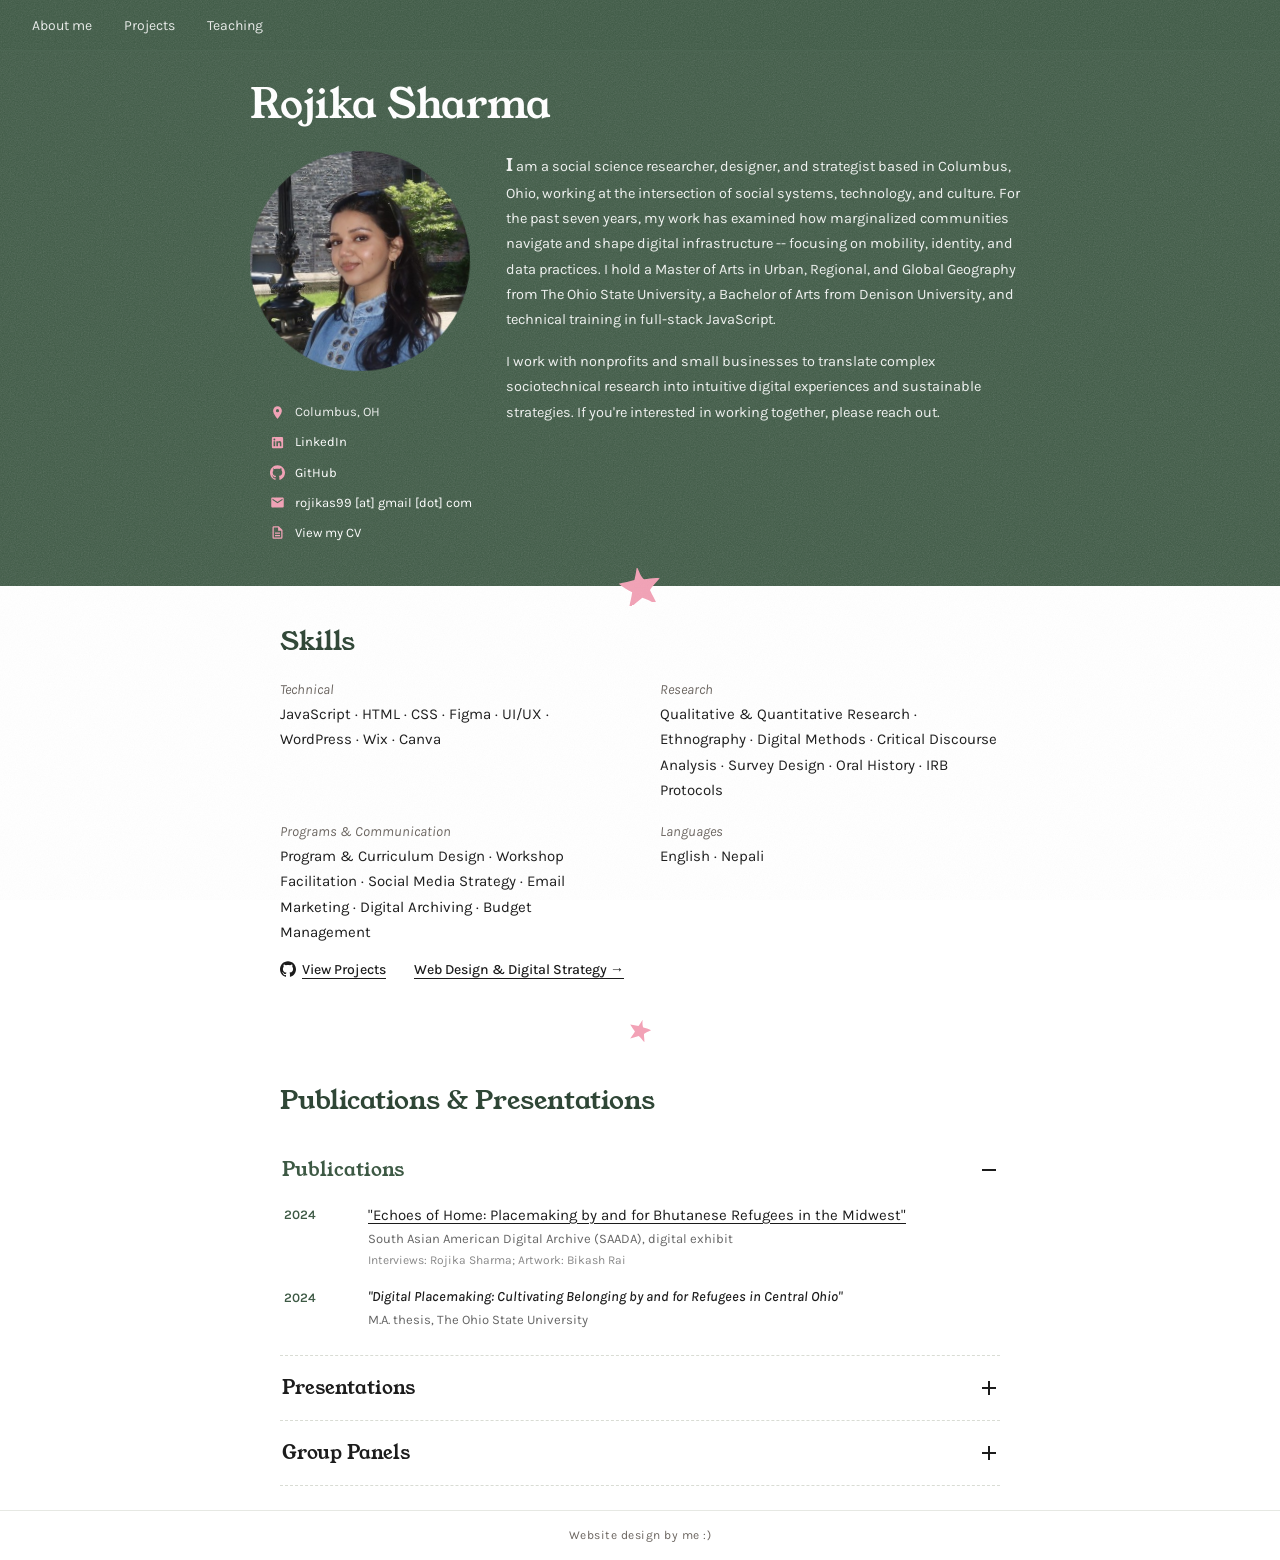
<file: index.html>
<!DOCTYPE html>
<html lang="en">
<head>
  <meta charset="UTF-8"/>
  <meta name="viewport" content="width=device-width, initial-scale=1.0"/>
  <title>Rojika Sharma</title>
  <link href="https://fonts.googleapis.com/css2?family=Young+Serif&family=Karla:ital,wght@0,400;0,500;0,600;1,400&display=swap" rel="stylesheet"/>
  <link rel="stylesheet" href="style.css"/>
</head>
<body>

  <!-- NAV -->
  <nav>
    <ul>
      <li><a href="#about">About me</a></li>
      <li><a href="portfolio.html">Projects</a></li>
      <li><a href="teaching.html">Teaching</a></li>
    </ul>
  </nav>

  <!-- HERO -->
  <div class="hero">
    <h1>Rojika Sharma</h1>
  </div>

  <!-- SECTION 2 · ABOUT -->
  <section id="about" class="dark-section">
    <div class="about-inner">
      <div class="about-left">
        <div class="about-photo">
          <img src="images/headshot.jpg" alt="Rojika Sharma"/>
        </div>
        <ul class="about-links">
          <li><svg viewBox="0 0 24 24" aria-hidden="true"><path d="M12 2C8.1 2 5 5.1 5 9c0 5.2 7 13 7 13s7-7.8 7-13c0-3.9-3.1-7-7-7zm0 9.5a2.5 2.5 0 1 1 0-5 2.5 2.5 0 0 1 0 5z"/></svg><span>Columbus, OH</span></li>
          <li><svg viewBox="0 0 24 24" aria-hidden="true"><path d="M19 3H5a2 2 0 0 0-2 2v14a2 2 0 0 0 2 2h14a2 2 0 0 0 2-2V5a2 2 0 0 0-2-2zM8.3 18H5.7V9.8h2.6V18zM7 8.7a1.5 1.5 0 1 1 0-3 1.5 1.5 0 0 1 0 3zM18.3 18h-2.6v-4c0-1 0-2.2-1.3-2.2s-1.6 1-1.6 2.1V18h-2.6V9.8h2.5v1.1c.4-.7 1.2-1.3 2.4-1.3 2.6 0 3.1 1.7 3.1 3.9V18z"/></svg><a href="https://www.linkedin.com/in/rojika-s-96830b166" target="_blank">LinkedIn</a></li>
          <li><svg viewBox="0 0 24 24" aria-hidden="true"><path d="M12 .297c-6.63 0-12 5.373-12 12 0 5.303 3.438 9.8 8.205 11.385.6.113.82-.258.82-.577 0-.285-.01-1.04-.015-2.04-3.338.724-4.042-1.61-4.042-1.61C4.422 18.07 3.633 17.7 3.633 17.7c-1.087-.744.084-.729.084-.729 1.205.084 1.838 1.236 1.838 1.236 1.07 1.835 2.809 1.305 3.495.998.108-.776.417-1.305.76-1.605-2.665-.3-5.466-1.332-5.466-5.93 0-1.31.465-2.38 1.235-3.22-.135-.303-.54-1.523.105-3.176 0 0 1.005-.322 3.3 1.23.96-.267 1.98-.399 3-.405 1.02.006 2.04.138 3 .405 2.28-1.552 3.285-1.23 3.285-1.23.645 1.653.24 2.873.12 3.176.765.84 1.23 1.91 1.23 3.22 0 4.61-2.805 5.625-5.475 5.92.42.36.81 1.096.81 2.22 0 1.606-.015 2.896-.015 3.286 0 .315.21.69.825.57C20.565 22.092 24 17.592 24 12.297c0-6.627-5.373-12-12-12"/></svg><a href="https://github.com/rojikasharma" target="_blank">GitHub</a></li>
          <li><svg viewBox="0 0 24 24" aria-hidden="true"><path d="M20 4H4c-1.1 0-2 .9-2 2v12c0 1.1.9 2 2 2h16c1.1 0 2-.9 2-2V6c0-1.1-.9-2-2-2zm0 4-8 5-8-5V6l8 5 8-5v2z"/></svg><a href="mailto:rojikas99@gmail.com">rojikas99 [at] gmail [dot] com</a></li>
          <li id="cv"><svg viewBox="0 0 24 24" aria-hidden="true"><path d="M14 2H6a2 2 0 0 0-2 2v16a2 2 0 0 0 2 2h12a2 2 0 0 0 2-2V8l-6-6zm4 18H6V4h7v5h5v11zM8 12h8v2H8zm0 4h8v2H8z"/></svg><button type="button" class="cv-open">View my CV</button></li>
        </ul>
      </div>
      <div class="about-right">
        <p>I am a social science researcher, designer, and strategist based in Columbus, Ohio, working at the intersection of social systems, technology, and culture. For the past seven years, my work has examined how marginalized communities navigate and shape digital infrastructure -- focusing on mobility, identity, and data practices. I hold a Master of Arts in Urban, Regional, and Global Geography from The Ohio State University, a Bachelor of Arts from Denison University, and technical training in full-stack JavaScript.</p>
        <p>I work with nonprofits and small businesses to translate complex sociotechnical research into intuitive digital experiences and sustainable strategies. If you're interested in working together, please reach out.</p>
      </div>
    </div>
  </section>

  <!-- STAR: green band → white -->
  <div class="star-divider star-seam" aria-hidden="true"></div>

  <!-- SKILLS -->
  <section id="portfolio" class="cream-section">
    <h2 class="sec-heading">Skills</h2>
    <div class="skills-grid">
      <div>
        <p class="skills-label">Technical</p>
        <p class="skills-text">JavaScript · HTML · CSS · Figma · UI/UX · WordPress · Wix · Canva</p>
      </div>
      <div>
        <p class="skills-label">Research</p>
        <p class="skills-text">Qualitative &amp; Quantitative Research · Ethnography · Digital Methods · Critical Discourse Analysis · Survey Design · Oral History · IRB Protocols</p>
      </div>
      <div>
        <p class="skills-label">Programs &amp; Communication</p>
        <p class="skills-text">Program &amp; Curriculum Design · Workshop Facilitation · Social Media Strategy · Email Marketing · Digital Archiving · Budget Management</p>
      </div>
      <div>
        <p class="skills-label">Languages</p>
        <p class="skills-text">English · Nepali</p>
      </div>
    </div>
    <div class="github-wrap" style="margin-top:20px; gap:28px; flex-wrap:wrap;">
      <a href="https://github.com/rojikasharma" target="_blank" class="btn-github">
        <svg viewBox="0 0 24 24" xmlns="http://www.w3.org/2000/svg"><path d="M12 .297c-6.63 0-12 5.373-12 12 0 5.303 3.438 9.8 8.205 11.385.6.113.82-.258.82-.577 0-.285-.01-1.04-.015-2.04-3.338.724-4.042-1.61-4.042-1.61C4.422 18.07 3.633 17.7 3.633 17.7c-1.087-.744.084-.729.084-.729 1.205.084 1.838 1.236 1.838 1.236 1.07 1.835 2.809 1.305 3.495.998.108-.776.417-1.305.76-1.605-2.665-.3-5.466-1.332-5.466-5.93 0-1.31.465-2.38 1.235-3.22-.135-.303-.54-1.523.105-3.176 0 0 1.005-.322 3.3 1.23.96-.267 1.98-.399 3-.405 1.02.006 2.04.138 3 .405 2.28-1.552 3.285-1.23 3.285-1.23.645 1.653.24 2.873.12 3.176.765.84 1.23 1.91 1.23 3.22 0 4.61-2.805 5.625-5.475 5.92.42.36.81 1.096.81 2.22 0 1.606-.015 2.896-.015 3.286 0 .315.21.69.825.57C20.565 22.092 24 17.592 24 12.297c0-6.627-5.373-12-12-12"/></svg>
        View Projects
      </a>
      <a href="portfolio.html" class="btn-github">Web Design &amp; Digital Strategy →</a>
    </div>
  </section>

  <div class="star-sep" aria-hidden="true"></div>

  <!-- PUBLICATIONS & PRESENTATIONS: grouped dropdowns -->
  <section id="works" class="white-section">
    <h2 class="sec-heading">Publications &amp; Presentations</h2>
    <div class="project-list">
      <details class="project" open>
        <summary>
          <span class="project-name">Publications</span>
          <span class="project-toggle" aria-hidden="true"></span>
        </summary>
        <div class="project-detail work-rows">
          <div class="work-row">
            <span class="work-year">2024</span>
            <div>
              <a href="https://www.saada.org/explore/exhibits/echoes-of-home" target="_blank" class="work-title">"Echoes of Home: Placemaking by and for Bhutanese Refugees in the Midwest"</a>
              <p class="work-sub">South Asian American Digital Archive (SAADA), digital exhibit</p>
              <p class="panel-people">Interviews: Rojika Sharma; Artwork: Bikash Rai</p>
            </div>
          </div>
          <div class="work-row">
            <span class="work-year">2024</span>
            <div>
              <p class="panel-title">"Digital Placemaking: Cultivating Belonging by and for Refugees in Central Ohio"</p>
              <p class="work-sub">M.A. thesis, The Ohio State University</p>
            </div>
          </div>
        </div>
      </details>
      <details class="project">
        <summary>
          <span class="project-name">Presentations</span>
          <span class="project-toggle" aria-hidden="true"></span>
        </summary>
        <div class="project-detail work-rows">
          <div class="work-row">
            <span class="work-year">2023</span>
            <div>
              <p class="panel-title">"Digital Placemaking of Refugees in Ohio"</p>
              <p class="work-sub">ELDAAG, East Lake Division of the American Association of Geographers</p>
            </div>
          </div>
          <div class="work-row">
            <span class="work-year">2022</span>
            <div>
              <p class="panel-title">"Mapping South Asian Diaspora Aunties on Media"</p>
              <p class="work-sub">South Asian Studies Initiative Brown Bag Series &nbsp;·&nbsp; The Ohio State University</p>
            </div>
          </div>
          <div class="work-row">
            <span class="work-year">2022</span>
            <div>
              <p class="panel-title">"Memefication of South Asian Aunties"</p>
              <p class="work-sub">GLCA Women's, Gender, and Sexuality Studies Conference &nbsp;·&nbsp; Kalamazoo College</p>
            </div>
          </div>
          <div class="work-row">
            <span class="work-year">2019</span>
            <div>
              <p class="panel-title">Harvard Kennedy Public Policy and Leadership Conference</p>
              <p class="work-sub">Harvard Kennedy School</p>
            </div>
          </div>
        </div>
      </details>
      <details class="project">
        <summary>
          <span class="project-name">Group Panels</span>
          <span class="project-toggle" aria-hidden="true"></span>
        </summary>
        <div class="project-detail work-rows">
          <div class="work-row">
            <span class="work-year">2021–23</span>
            <div>
              <p class="panel-title">"Mapping Multiplicities As Scholar-Activists &amp; Artists in Ohio"</p>
              <p class="work-sub">With Suparna Bhaskaran, Rebecca Nelson, and Emily Hanako Momohara</p>
              <p class="panel-people">bell hooks Symposium, Berea College (2023) &nbsp;·&nbsp; Asian American Studies Conference, Michigan State (2023) &nbsp;·&nbsp; Association for Ethnic Studies Conference, Bowling Green State (2021)</p>
            </div>
          </div>
        </div>
      </details>
    </div>
  </section>


  <!-- FOOTER -->
  <footer>
    <p class="footer-credit">Website design by me :)</p>
  </footer>

  <!-- CV pop-up: page images so it works on every device, plus the PDF to download -->
  <dialog id="cv-dialog" class="cv-dialog" aria-label="Rojika Sharma CV">
    <div class="cv-dialog-bar">
      <span>Rojika Sharma · CV</span>
      <div class="cv-dialog-actions">
        <a href="Rojika_Sharma_CV.pdf" download class="cv-dl">Download PDF</a>
        <button type="button" class="cv-close" id="cv-close" aria-label="Close">✕</button>
      </div>
    </div>
    <div class="cv-pages">
      <img src="images/cv-page-1.png" alt="CV page 1: education, certifications, research and teaching experience" loading="lazy"/>
      <img src="images/cv-page-2.png" alt="CV page 2: teaching, professional and community experience, publications" loading="lazy"/>
      <img src="images/cv-page-3.png" alt="CV page 3: presentations, leadership, honors, and skills" loading="lazy"/>
    </div>
  </dialog>
  <script>
    (function () {
      var dlg = document.getElementById('cv-dialog');
      document.querySelectorAll('.cv-open').forEach(function (el) {
        el.addEventListener('click', function (e) { e.preventDefault(); dlg.showModal(); });
      });
      // other pages link to index.html#cv: open the CV straight away
      if (location.hash === '#cv') dlg.showModal();
      document.getElementById('cv-close').addEventListener('click', function () { dlg.close(); });
      // close when clicking the dark backdrop outside the CV
      dlg.addEventListener('click', function (e) { if (e.target === dlg) dlg.close(); });
    })();
  </script>
</body>
</html>
</file>
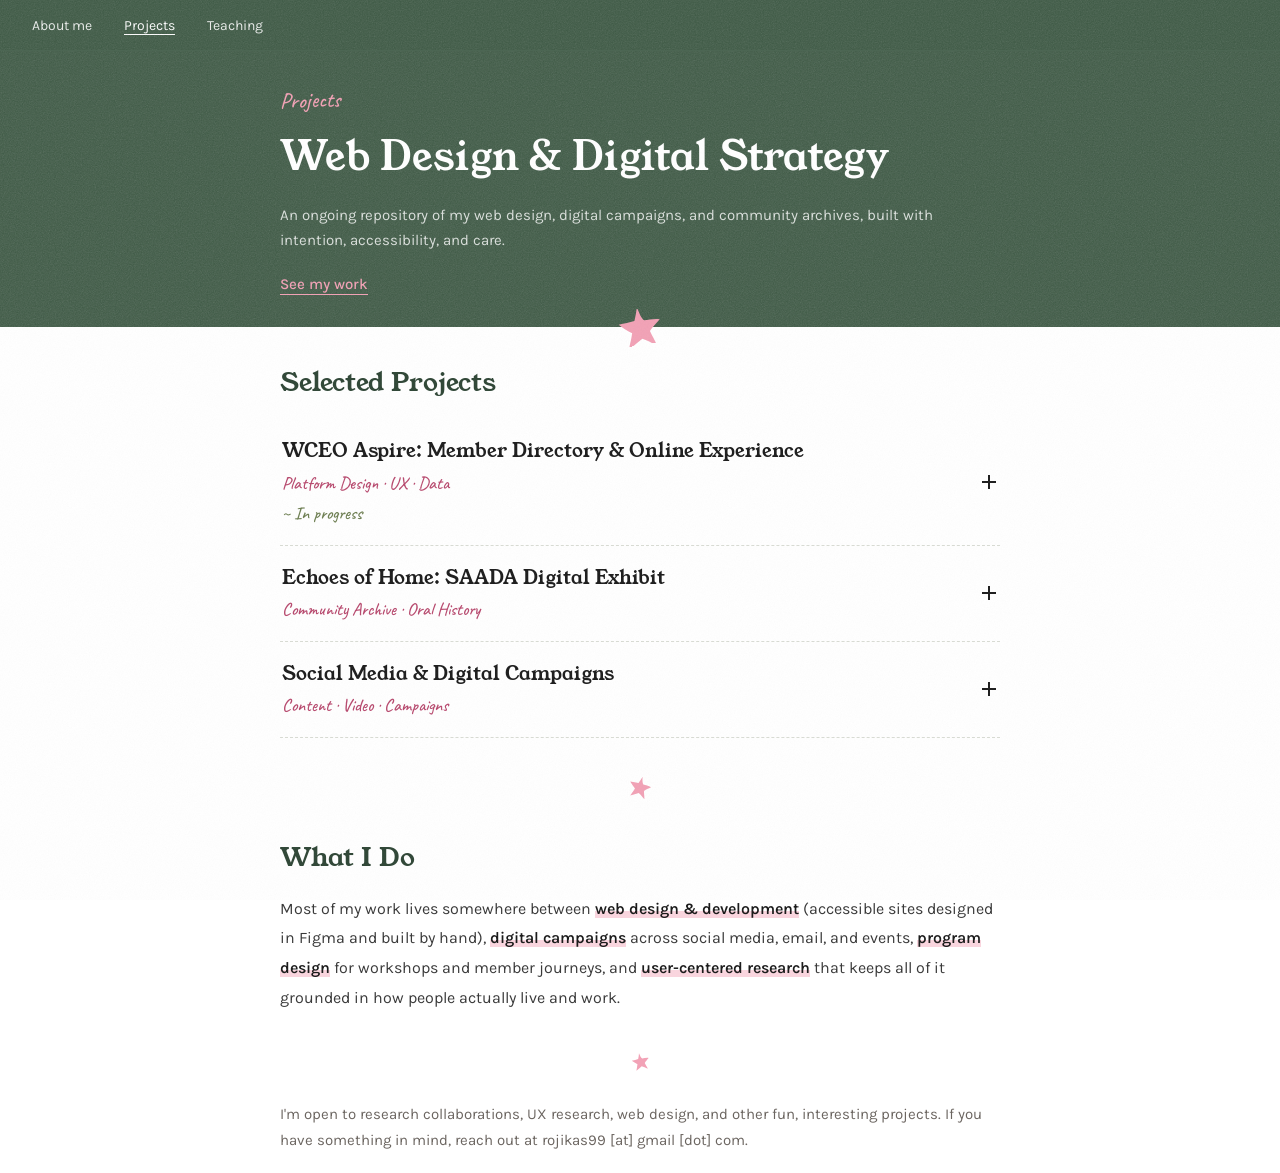
<file: portfolio.html>
<!DOCTYPE html>
<html lang="en">
<head>
  <meta charset="UTF-8"/>
  <meta name="viewport" content="width=device-width, initial-scale=1.0"/>
  <title>Projects · Rojika Sharma</title>
  <link href="https://fonts.googleapis.com/css2?family=Young+Serif&family=Karla:ital,wght@0,400;0,500;0,600;1,400&family=Caveat:wght@500;600&display=swap" rel="stylesheet"/>
  <link rel="stylesheet" href="style.css"/>
</head>
<body class="projects-page">

  <!-- NAV -->
  <nav>
    <ul>
      <li><a href="index.html#about">About me</a></li>
      <li><a href="portfolio.html" class="active">Projects</a></li>
      <li><a href="teaching.html">Teaching</a></li>
    </ul>
  </nav>

  <!-- HERO -->
  <div class="hero pf-hero">
    <p class="pf-eyebrow">Projects</p>
    <h1>Web Design &amp; Digital Strategy</h1>
    <p class="pf-tagline">An ongoing repository of my web design, digital campaigns, and community archives, built with intention, accessibility, and care.</p>
    <div class="pf-hero-actions">
      <a href="#projects" class="btn-solid">See my work</a>
    </div>
  </div>


  <!-- STAR: green band → white -->
  <div class="star-divider star-seam" aria-hidden="true"></div>
  <!-- PROJECTS -->
  <section id="projects" class="white-section">
    <h2 class="sec-heading dark-heading">Selected Projects</h2>

    <!-- To add a project: copy one <details class="project"> block, then swap in the
         title, tags, description, and a full-page screenshot saved in the images/ folder. -->
    <div class="project-list">

      <details class="project">
        <summary>
          <span class="project-name">WCEO Aspire: Member Directory &amp; Online Experience</span>
          <span class="project-tags">Platform Design · UX · Data</span>
          <span class="project-status">In progress</span>
          <span class="project-toggle" aria-hidden="true"></span>
        </summary>
        <div class="project-detail">
          <p>As Platform Manager and Designer for the Aspire Online Community at the Women's Center for Economic Opportunity (WCEO), I architect sociotechnical systems for an emerging network of women business leaders. My work bridges platform design, community ecology, and data justice, creating interoperable spaces for learning and growth while establishing data governance practices grounded in digital care and collective agency.</p>
          <ul class="project-points">
            <li><strong>Member directory:</strong> a searchable directory of women business leaders and their profiles.</li>
            <li><strong>Member journey:</strong> the online process from sign-up and onboarding to staying engaged.</li>
            <li><strong>Connected platforms:</strong> linking tools for education, networking, and growth into one experience.</li>
            <li><strong>Data systems:</strong> how member data is collected, kept up to date, and retained responsibly.</li>
          </ul>
          <div class="browser-frame">
            <div class="browser-bar"><span></span><span></span><span></span><p class="browser-url">womensceo.org/aspireoct</p></div>
            <video class="loop-video" src="images/wceo-aspire.mp4" poster="images/wceo-aspire-poster.jpg" autoplay muted loop playsinline preload="metadata" aria-label="Walkthrough of the WCEO Aspire website: issue switcher, leader story carousel, and article pop-ups"></video>
          </div>
          <p class="frame-note">A walkthrough of the site: the issue switcher, leader story carousel, and article pop-ups.</p>
        </div>
      </details>

      <details class="project">
        <summary>
          <span class="project-name">Echoes of Home: SAADA Digital Exhibit</span>
          <span class="project-tags">Community Archive · Oral History</span>
          <span class="project-toggle" aria-hidden="true"></span>
        </summary>
        <div class="project-detail">
          <p>As an Archival Creators Fellow, I led a public-facing oral history project with Bhutanese refugees in Central Ohio for the South Asian American Digital Archive (SAADA), a public digital archive. I worked alongside artists and community leaders so the exhibit reflects how the community sees itself, with artwork by Bikash Rai.</p>
          <ul class="project-points">
            <li><strong>Oral histories:</strong> recorded and translated interviews with seven community members.</li>
            <li><strong>Community collaboration:</strong> shaped the storytelling with artists and community leaders.</li>
            <li><strong>Equity-centered process:</strong> recruitment, data collection, and budgets designed with equity in mind.</li>
          </ul>
          <div class="browser-frame">
            <div class="browser-bar"><span></span><span></span><span></span><p class="browser-url">saada.org/explore/exhibits/echoes-of-home</p></div>
            <div class="browser-view">
              <img src="images/saada-echoes.jpg" alt="The Echoes of Home exhibit page on the SAADA website, with Bikash Rai's painting of Bhutan, a refugee camp, and a Columbus neighborhood" loading="lazy"/>
            </div>
          </div>
        </div>
      </details>

      <details class="project">
        <summary>
          <span class="project-name">Social Media &amp; Digital Campaigns</span>
          <span class="project-tags">Content · Video · Campaigns</span>
          <span class="project-toggle" aria-hidden="true"></span>
        </summary>
        <div class="project-detail course-list">
          <!-- Add another client: copy this .course block -->
          <div class="course">
            <p class="course-title">Green Olive Company</p>
            <p class="course-meta">Social media &amp; holiday campaign &nbsp;·&nbsp; Current</p>
            <p>I run their social media, filming and posting video content that shares their products and story, and I'm leading their holiday campaign from planning to posting.</p>
          </div>
        </div>
      </details>

    </div>
  </section>

  <div class="star-sep" aria-hidden="true"></div>

  <!-- WHAT I DO: compact rows -->
  <section id="services" class="cream-section">
    <h2 class="sec-heading">What I Do</h2>
    <p class="what-i-do">Most of my work lives somewhere between <strong>web design &amp; development</strong> (accessible sites designed in Figma and built by hand), <strong>digital campaigns</strong> across social media, email, and events, <strong>program design</strong> for workshops and member journeys, and <strong>user-centered research</strong> that keeps all of it grounded in how people actually live and work.</p>
  </section>

  <div class="star-sep" aria-hidden="true"></div>

  <!-- CLOSING NOTE -->
  <section id="open-to" class="white-section">
    <p class="contact-line">I'm open to research collaborations, UX research, web design, and other fun, interesting projects. If you have something in mind, reach out at rojikas99 [at] gmail [dot] com.</p>
  </section>




  <script>
    // Respect reduced-motion settings: don't autoplay the walkthrough loops, show controls instead
    if (window.matchMedia('(prefers-reduced-motion: reduce)').matches) {
      document.querySelectorAll('.loop-video').forEach(function (v) {
        v.removeAttribute('autoplay');
        v.pause();
        v.controls = true;
      });
    }
  </script>
</body>
</html>
</file>
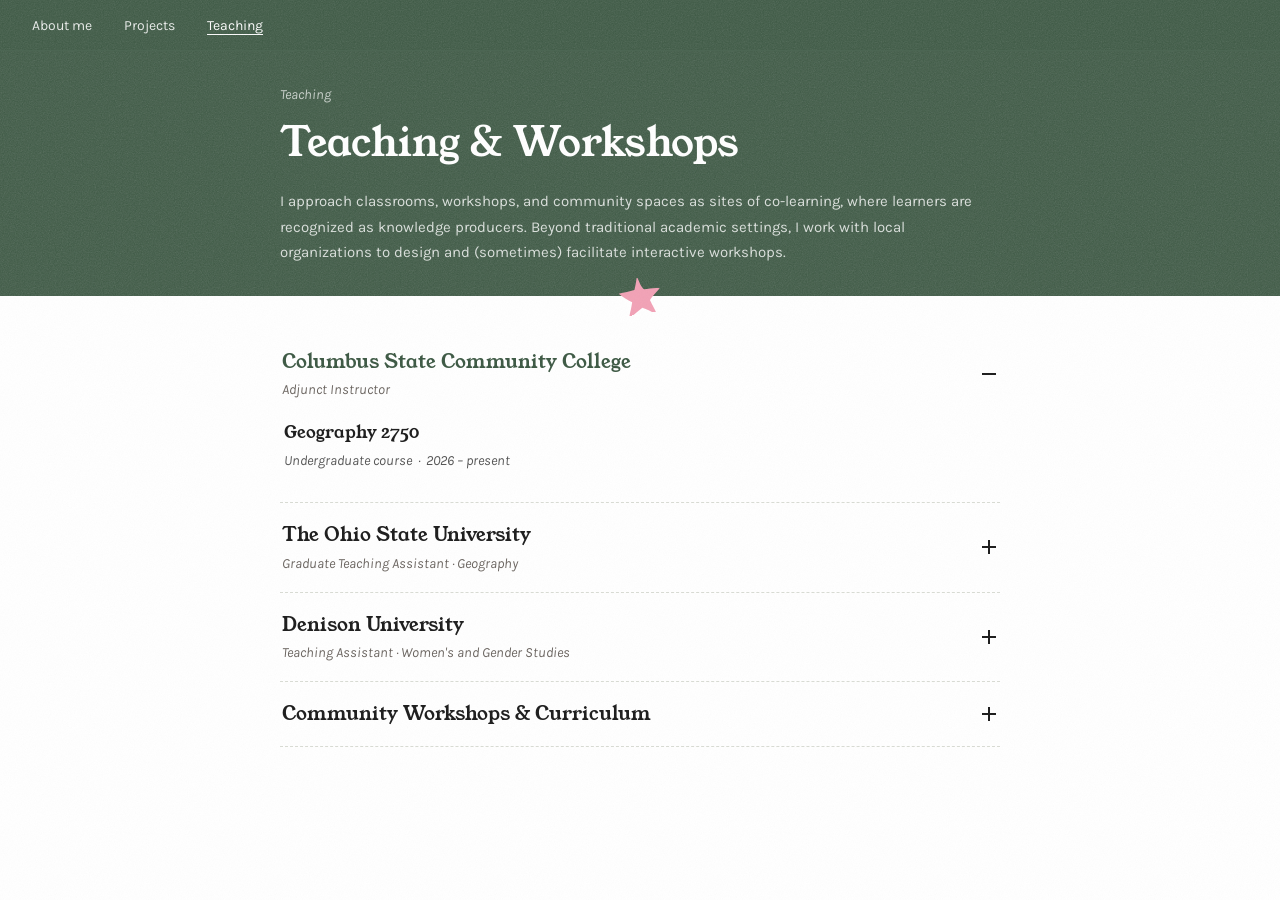
<file: teaching.html>
<!DOCTYPE html>
<html lang="en">
<head>
  <meta charset="UTF-8"/>
  <meta name="viewport" content="width=device-width, initial-scale=1.0"/>
  <title>Teaching · Rojika Sharma</title>
  <link href="https://fonts.googleapis.com/css2?family=Young+Serif&family=Karla:ital,wght@0,400;0,500;0,600;1,400&display=swap" rel="stylesheet"/>
  <link rel="stylesheet" href="style.css"/>
</head>
<body>

  <!-- NAV -->
  <nav>
    <ul>
      <li><a href="index.html#about">About me</a></li>
      <li><a href="portfolio.html">Projects</a></li>
      <li><a href="teaching.html" class="active">Teaching</a></li>
    </ul>
  </nav>

  <!-- HERO -->
  <div class="hero pf-hero">
    <p class="pf-eyebrow">Teaching</p>
    <h1>Teaching &amp; Workshops</h1>
    <p class="pf-tagline">I approach classrooms, workshops, and community spaces as sites of co-learning, where learners are recognized as knowledge producers. Beyond traditional academic settings, I work with local organizations to design and (sometimes) facilitate interactive workshops.</p>
  </div>


  <!-- STAR: green band → white -->
  <div class="star-divider star-seam" aria-hidden="true"></div>
  <section id="teaching" class="white-section">
    <div class="project-list">

      <details class="project" open>
        <summary>
          <span class="project-name">Columbus State Community College</span>
          <span class="project-tags">Adjunct Instructor</span>
          <span class="project-toggle" aria-hidden="true"></span>
        </summary>
        <div class="project-detail course-list">
          <div class="course">
            <p class="course-title">Geography 2750</p>
            <p class="course-meta">Undergraduate course &nbsp;·&nbsp; 2026 – present</p>
          </div>
        </div>
      </details>

      <details class="project">
        <summary>
          <span class="project-name">The Ohio State University</span>
          <span class="project-tags">Graduate Teaching Assistant · Geography</span>
          <span class="project-toggle" aria-hidden="true"></span>
        </summary>
        <div class="project-detail course-list">
          <div class="course">
            <p class="course-title">GEOG 3800: Environment and Society</p>
            <p class="course-meta">Undergraduate course &nbsp;·&nbsp; Spring 2024</p>
            <p>A course on the relationships between people and the environment. I led office hours and gave feedback that helped students work through readings and assignments.</p>
          </div>
          <div class="course">
            <p class="course-title">GEOG 3701: The Making of the Modern World</p>
            <p class="course-meta">Undergraduate course &nbsp;·&nbsp; Fall 2022, Spring 2023, Fall 2023</p>
            <p>A course tracing how the modern world took shape through global connections across economies, empires, and environments. Across three semesters I supported classes of 60+ students and co-developed exam questions.</p>
          </div>
        </div>
      </details>

      <details class="project">
        <summary>
          <span class="project-name">Denison University</span>
          <span class="project-tags">Teaching Assistant · Women's and Gender Studies</span>
          <span class="project-toggle" aria-hidden="true"></span>
        </summary>
        <div class="project-detail course-list">
          <div class="course">
            <p class="course-title">WGST 310: Feminist Research Methods</p>
            <p class="course-meta">Undergraduate course &nbsp;·&nbsp; Fall 2021 &nbsp;·&nbsp; with Dr. Isis Nusair</p>
            <p>A course on feminist approaches to research, including power, positionality, and whose knowledge counts. These questions still shape how I design research and teach today.</p>
          </div>
        </div>
      </details>

      <details class="project">
        <summary>
          <span class="project-name">Community Workshops &amp; Curriculum</span>
          <span class="project-toggle" aria-hidden="true"></span>
        </summary>
        <div class="project-detail course-list">
          <div class="course">
            <p class="course-title">Retail Certificate Workshop</p>
            <p class="course-meta">Columbus Fashion Alliance &nbsp;·&nbsp; 2025 – present</p>
            <p>A four-week workshop I designed for young adults ages 18–24, built to help participants earn retail certificates and step into work. I also develop curricula for the organization's adult workforce programs.</p>
          </div>
          <div class="course">
            <p class="course-title">Aspire Network Workshops</p>
            <p class="course-meta">Women's Center for Economic Opportunity &nbsp;·&nbsp; 2026 – present</p>
            <p>Workshops I plan for women business owners in the Aspire online community, focused on connection, visibility, and growth.</p>
          </div>
          <div class="course">
            <p class="course-title">Middle School ESL Classroom</p>
            <p class="course-meta">Bhutanese Community of Central Ohio Summer School &nbsp;·&nbsp; 2025</p>
            <p>A summer English literacy classroom I designed and led for middle school learners, combining group workshops with one-on-one guidance.</p>
          </div>
        </div>
      </details>

    </div>
  </section>


</body>
</html>
</file>
<file: style.css>
:root {
  --green:      #3D5944;
  --green-dark: #2F4636;
  --cream:      #EEF1E6;
  --white:      #FFFFFF;
  --pink:       #F2A2B6;
  --pink-muted: #B8496E;
  --teal:       #6E7F52;
  --charcoal:   #1C1C1C;
  --muted:      #6B6560;
  --paper:      #FFFFFF;
  --line:       #E6E8E3;
}

*, *::before, *::after { box-sizing: border-box; margin: 0; padding: 0; }
html { scroll-behavior: smooth; }

body {
  font-family: 'DM Sans', sans-serif;
  font-size: 15px;
  line-height: 1.7;
  background: var(--paper);
  color: var(--charcoal);
}

/* NAV */
nav {
  background: var(--green);
  display: flex;
  justify-content: flex-start;
  gap: 36px;
  align-items: center;
  padding: 14px 40px;
  position: sticky;
  top: 0;
  z-index: 100;
  border-bottom: 1px solid rgba(255,255,255,0.08);
}
.nav-logo {
  width: 36px; height: 36px;
  border-radius: 50%;
  background: rgba(255,255,255,0.15);
  border: 2px solid rgba(255,255,255,0.3);
}
nav ul { display: flex; gap: 32px; list-style: none; }
nav ul a {
  color: var(--white);
  text-decoration: none;
  font-size: 14px;
  font-weight: 400;
  opacity: 0.9;
  transition: opacity 0.2s;
}
nav ul a:hover { opacity: 1; text-decoration: underline; }

/* HERO */
.hero {
  background: var(--green);
  text-align: center;
  padding: 40px 40px 16px;
}
.hero h1 {
  font-family: 'Fraunces', serif;
  font-size: 36px;
  font-weight: 600;
  color: var(--white);
  letter-spacing: 0.01em;
}

/* SECTIONS */
/* One paper background below the green top band; sections are separated by space, not color */
.dark-section, .cream-section, .white-section {
  color: var(--charcoal);
  padding: 56px 40px;
}
#about { background: var(--green); color: var(--white); padding-top: 8px; padding-bottom: 48px; }
#about .about-inner { align-items: center; }
.sec-num {
  font-size: 10px;
  letter-spacing: 0.12em;
  text-transform: uppercase;
  opacity: 0.35;
  position: absolute;
  top: 14px; left: 14px;
}
.dark-num { color: var(--charcoal); }
.sec-heading {
  font-family: 'Fraunces', serif;
  font-size: 24px;
  font-weight: 600;
  text-align: center;
  margin-bottom: 32px;
  letter-spacing: 0.01em;
  color: var(--green-dark);
}


/* ABOUT */
.about-inner {
  display: grid;
  grid-template-columns: 290px 1fr;
  gap: 48px;
  align-items: start;
  max-width: 920px;
  margin: 0 auto;
}
.about-left { display: flex; flex-direction: column; align-items: flex-start; gap: 16px; }
.about-photo img {
  width: 290px;
  height: 290px;
  border-radius: 50%;
  object-fit: cover;
  display: block;
}
.about-right { display: flex; flex-direction: column; gap: 16px; }
.about-right p { font-size: 15.5px; line-height: 1.8; color: rgba(255,255,255,0.92); }

/* PORTFOLIO SKILLS */
.skills-block { max-width: 620px; margin: 0 auto 28px; }
.skills-label {
  font-size: 11px;
  font-weight: 600;
  letter-spacing: 0.12em;
  text-transform: uppercase;
  color: var(--muted);
  margin-bottom: 10px;
  text-align: center;
}
.chips { display: flex; flex-wrap: wrap; gap: 6px 22px; justify-content: center; }
.chip { font-size: 14px; color: var(--charcoal); }

.github-wrap { display: flex; justify-content: center; margin-top: 8px; }
.btn-github {
  display: inline-flex;
  align-items: center;
  gap: 6px;
  color: var(--charcoal);
  text-decoration: underline;
  text-underline-offset: 4px;
  font-size: 14px;
  font-weight: 500;
  transition: color 0.2s;
}
.btn-github:hover { color: var(--pink); }
.btn-github:hover svg { fill: var(--pink); }
.btn-github svg { width: 16px; height: 16px; fill: var(--charcoal); transition: fill 0.2s; flex-shrink: 0; }

/* SELECTED WORKS */
.works-intro { text-align: center; font-size: 14px; color: var(--muted); margin-bottom: 28px; letter-spacing: 0.02em; }
.works-list { max-width: 600px; margin: 0 auto; display: flex; flex-direction: column; gap: 20px; }
.work-item { display: flex; flex-direction: column; gap: 3px; }
.work-title {
  font-size: 15px;
  color: var(--charcoal);
  text-decoration: underline;
  text-underline-offset: 3px;
  font-weight: 400;
  transition: color 0.2s;
}
.work-title:hover { color: var(--pink); }
.work-sub { font-size: 13px; color: #666; }
.work-category {
  font-size: 10px;
  font-weight: 700;
  letter-spacing: 0.14em;
  text-transform: uppercase;
  color: var(--pink-muted);
  padding-bottom: 6px;
  border-bottom: 1px solid var(--line);
  margin-top: 8px;
  margin-bottom: 4px;
}
.panel-title { font-size: 14px; color: var(--charcoal); font-weight: 500; font-style: italic; }
.panel-people { font-size: 12px; color: #888; }

/* CV */
.cv-content { max-width: 580px; margin: 0 auto; display: flex; flex-direction: column; gap: 5px; }
.cv-download {
  color: var(--pink);
  font-size: 14px;
  text-decoration: underline;
  text-underline-offset: 3px;
  margin-bottom: 12px;
  display: inline-block;
  transition: opacity 0.2s;
}
.cv-download:hover { opacity: 0.75; }
.cv-year { font-size: 14px; font-weight: 600; color: rgba(255,255,255,0.85); margin-top: 12px; }
.cv-section-head {
  font-size: 11px;
  font-weight: 700;
  letter-spacing: 0.14em;
  text-transform: uppercase;
  color: var(--pink);
  margin-top: 24px;
  padding-bottom: 6px;
  border-bottom: 1px solid rgba(255,255,255,0.1);
}
.cv-entry { font-size: 14px; color: rgba(255,255,255,0.8); padding-left: 4px; line-height: 1.65; }
.cv-link { color: rgba(255,255,255,0.9); text-decoration: underline; text-underline-offset: 3px; }

/* CONTACT */
.contact-content { max-width: 500px; margin: 0 auto; display: flex; flex-direction: column; gap: 20px; }
.contact-group { display: flex; flex-direction: column; gap: 2px; }
.contact-label { font-size: 12px; font-weight: 600; color: var(--pink-muted); letter-spacing: 0.06em; text-transform: uppercase; }
.contact-val { font-size: 15px; color: var(--charcoal); text-decoration: underline; text-underline-offset: 3px; transition: opacity 0.2s; }
.contact-val:hover { opacity: 0.75; }
.contact-bio { font-size: 14px; color: var(--muted); line-height: 1.75; max-width: 460px; margin-top: 6px; }

/* FOOTER */
footer {
  padding: 28px 40px 24px;
  text-align: center;
  border-top: 1px solid var(--line);
}
.footer-links {
  display: flex;
  justify-content: center;
  align-items: center;
  gap: 10px;
  flex-wrap: wrap;
  margin-bottom: 14px;
  font-size: 13px;
  color: var(--muted);
}
.footer-links a { color: var(--charcoal); text-decoration: underline; text-underline-offset: 3px; font-size: 13px; font-weight: 500; transition: color 0.2s; }
.footer-links a:hover { color: var(--pink); }
.footer-credit { font-size: 12px; color: var(--muted); letter-spacing: 0.04em; }

/* RESPONSIVE */
@media (max-width: 720px) {
  nav { padding: 12px 20px; gap: 18px; }
  nav ul { gap: 14px; }
  .hero { padding: 32px 20px 20px; }
  .hero h1 { font-size: 26px; }
  .dark-section, .cream-section, .white-section { padding: 40px 20px; }
  .about-inner { grid-template-columns: 1fr; gap: 20px; }
  .about-right { padding-top: 0; }
  .about-photo img { width: 220px; height: 220px; }
  .works-list, .cv-content, .contact-content { max-width: 100%; }
}
/* ── PORTFOLIO PAGE ── */
.nav-logo { display: block; }
nav ul a.active { text-decoration: underline; text-underline-offset: 4px; opacity: 1; }

.pf-hero { padding: 64px 40px 72px; }
.pf-eyebrow {
  font-size: 11px;
  font-weight: 600;
  letter-spacing: 0.16em;
  text-transform: uppercase;
  color: var(--pink);
  margin-bottom: 10px;
}
.pf-hero h1 { font-size: 42px; }
.pf-tagline {
  max-width: 560px;
  margin: 16px auto 0;
  font-size: 16px;
  color: rgba(255,255,255,0.8);
}
.pf-hero-actions { display: flex; justify-content: center; gap: 28px; margin-top: 24px; flex-wrap: wrap; }
.btn-solid, .btn-outline-light {
  font-size: 15px;
  font-weight: 500;
  text-decoration: underline;
  text-underline-offset: 5px;
  transition: opacity 0.2s;
}
.btn-solid { color: var(--pink); }
.btn-outline-light { color: var(--white); }
.btn-solid:hover, .btn-outline-light:hover { opacity: 0.75; }

/* Services */
.services-grid {
  display: grid;
  grid-template-columns: repeat(auto-fit, minmax(200px, 1fr));
  gap: 18px;
  max-width: 920px;
  margin: 0 auto;
}
.service-card { color: var(--charcoal); }
.service-icon { color: var(--pink); font-size: 18px; margin-bottom: 8px; }
.service-card h3 { font-family: 'Fraunces', serif; font-size: 17px; font-weight: 600; margin-bottom: 6px; line-height: 1.35; }
.service-card p { font-size: 13px; color: var(--muted); line-height: 1.6; }

/* Projects (accordion) */
.project-list { max-width: 820px; margin: 0 auto; border-top: 1px solid var(--line); }
.project { border-bottom: 1px solid var(--line); }
.project summary {
  display: flex;
  align-items: baseline;
  flex-wrap: wrap;
  gap: 4px 16px;
  position: relative;
  padding: 22px 36px 22px 4px;
  cursor: pointer;
  list-style: none;
}
.project summary::-webkit-details-marker { display: none; }
.project-name {
  font-family: 'Fraunces', serif;
  font-size: 20px;
  color: var(--charcoal);
  transition: color 0.2s;
}
.project summary:hover .project-name,
.project[open] .project-name { color: var(--green); }
.project-tags {
  font-size: 10px;
  font-weight: 700;
  letter-spacing: 0.14em;
  text-transform: uppercase;
  color: var(--pink-muted);
}
.project-toggle { position: absolute; right: 4px; top: 50%; margin-top: -7px; width: 14px; height: 14px; }
.project-toggle::before, .project-toggle::after {
  content: "";
  position: absolute;
  background: var(--charcoal);
  left: 0; top: 6px;
  width: 14px; height: 2px;
  transition: transform 0.25s;
}
.project-toggle::after { transform: rotate(90deg); }
.project[open] .project-toggle::after { transform: rotate(0deg); }
.project summary:focus-visible { outline: 2px solid var(--pink); outline-offset: 2px; }

.project-detail { padding: 0 4px 32px; }
.project-detail > p { font-size: 14px; color: #555; line-height: 1.7; max-width: 640px; margin-bottom: 18px; }
.browser-frame {
  border: 1px solid #DCDED8;
  border-radius: 8px;
  overflow: hidden;
  box-shadow: 0 10px 28px rgba(0,0,0,0.08);
}
.browser-bar { display: flex; gap: 6px; padding: 10px 12px; background: var(--cream); border-bottom: 1px solid #DCDED8; }
.browser-bar span { width: 10px; height: 10px; border-radius: 50%; background: #DCDED8; }
.browser-bar span:first-child { background: var(--pink); }
.browser-view { max-height: 560px; overflow-y: auto; background: var(--white); }
.browser-view img { width: 100%; display: block; }
.shot-placeholder {
  aspect-ratio: 16 / 10;
  display: flex;
  align-items: center;
  justify-content: center;
  background: var(--cream);
  color: var(--muted);
  font-family: 'Fraunces', serif;
  font-size: 17px;
}

/* Process */
.process-list {
  list-style: none;
  max-width: 820px;
  margin: 0 auto;
  display: grid;
  grid-template-columns: repeat(auto-fit, minmax(180px, 1fr));
  gap: 24px;
}
.process-list li { display: flex; flex-direction: column; gap: 6px; }
.process-num { font-family: 'Fraunces', serif; font-size: 28px; color: var(--pink); line-height: 1; }
.process-list h3 { font-size: 15px; font-weight: 500; color: var(--charcoal); }
.process-list p { font-size: 13px; color: var(--muted); line-height: 1.6; }

@media (max-width: 720px) {
  .pf-hero { padding: 40px 20px 36px; }
  .pf-hero h1 { font-size: 30px; }
  .pf-tagline { font-size: 15px; }
  .project summary { flex-wrap: wrap; gap: 4px 12px; }
  .project-name { font-size: 18px; }
  .browser-view { max-height: 420px; }
}
.about-link { color: var(--pink); text-decoration: underline; text-underline-offset: 3px; }
.about-link:hover { opacity: 0.8; }
.project-points { list-style: none; max-width: 640px; margin: -4px 0 20px; display: flex; flex-direction: column; gap: 6px; }
.project-points li { font-size: 14px; color: #555; line-height: 1.6; padding-left: 18px; position: relative; }
.project-points li::before { content: "✦"; position: absolute; left: 0; color: var(--pink); font-size: 11px; top: 3px; }
.project-points strong { color: var(--charcoal); font-weight: 500; }
.project-status {
  font-size: 10px;
  font-weight: 600;
  letter-spacing: 0.1em;
  text-transform: uppercase;
  color: var(--teal);
}
.browser-bar { align-items: center; }
.browser-url {
  margin-left: 10px;
  flex: 1;
  max-width: 320px;
  font-size: 11px;
  color: var(--muted);
  background: var(--white);
  border-radius: 999px;
  padding: 2px 12px;
  white-space: nowrap;
  overflow: hidden;
  text-overflow: ellipsis;
}
.loop-video { display: block; width: 100%; height: auto; aspect-ratio: 1200 / 844; background: #2b2420; }
.frame-note { font-size: 12px; color: var(--muted); margin-top: 10px; }

/* CV buttons */
.cv-actions { display: flex; justify-content: center; gap: 12px; flex-wrap: wrap; }

/* Static film-grain texture over the whole page (no animation) */
body::after {
  content: "";
  position: fixed;
  inset: 0;
  z-index: 1000;
  pointer-events: none;
  opacity: 0.2;
  background-image: url("data:image/svg+xml,%3Csvg xmlns='http://www.w3.org/2000/svg' width='220' height='220'%3E%3Cfilter id='n'%3E%3CfeTurbulence type='fractalNoise' baseFrequency='0.85' numOctaves='3' stitchTiles='stitch'/%3E%3CfeColorMatrix type='saturate' values='0'/%3E%3C/filter%3E%3Crect width='100%25' height='100%25' filter='url(%23n)'/%3E%3C/svg%3E");
  background-size: 220px 220px;
}

/* Grouped panel: one title, several venues */
.panel-group { border-left: 2px solid var(--pink); padding-left: 16px; }
.panel-venues { list-style: none; margin-top: 8px; display: flex; flex-direction: column; gap: 4px; }
.panel-venues li { font-size: 13px; color: #666; }
.venue-year { display: inline-block; min-width: 44px; font-weight: 600; color: var(--charcoal); }
button.btn-solid { font-family: inherit; background: none; border: 0; padding: 0; cursor: pointer; }

/* CV pop-up */
.cv-dialog {
  width: min(860px, calc(100% - 32px));
  max-height: calc(100vh - 48px);
  margin: auto;
  padding: 0;
  border: 0;
  border-radius: 8px;
  background: #ECEDEA;
  overflow: hidden;
  box-shadow: 0 20px 60px rgba(0,0,0,0.4);
}
.cv-dialog[open] { display: flex; flex-direction: column; }
.cv-dialog::backdrop { background: rgba(20,26,18,0.7); }
.cv-dialog-bar {
  display: flex;
  justify-content: space-between;
  align-items: center;
  gap: 12px;
  padding: 12px 16px;
  background: var(--green);
  color: var(--white);
  font-size: 14px;
}
.cv-dialog-actions { display: flex; align-items: center; gap: 10px; }
.cv-dl { color: var(--white); font-size: 13px; text-decoration: underline; text-underline-offset: 3px; }
.cv-dl:hover { opacity: 0.75; }
.cv-close {
  background: transparent;
  border: 0;
  color: var(--white);
  font-size: 18px;
  line-height: 1;
  padding: 6px;
  cursor: pointer;
}
.cv-pages { overflow-y: auto; padding: 16px; display: flex; flex-direction: column; gap: 16px; }
.cv-pages img { width: 100%; display: block; background: var(--white); box-shadow: 0 2px 8px rgba(0,0,0,0.12); }
@media (max-width: 720px) {
  .cv-pages { padding: 8px; gap: 8px; }
}

/* Teaching page course entries */
.course-list { display: flex; flex-direction: column; gap: 22px; }
.course-title { font-family: 'Fraunces', serif; font-size: 17px; color: var(--charcoal); }
.course-meta { font-size: 12px; font-style: italic; color: var(--muted); margin: 2px 0 6px; }
.course p:last-child { font-size: 14px; color: #555; line-height: 1.7; max-width: 640px; }
.pf-hero .pf-tagline { max-width: 640px; }

/* Home page: compact skills, year-led publication rows, one-line contact */
.skills-grid { display: grid; grid-template-columns: 1fr 1fr; gap: 24px 48px; max-width: 760px; margin: 0 auto; }
.skills-grid .skills-label { text-align: left; color: var(--pink-muted); margin-bottom: 4px; }
.skills-text { font-size: 15px; color: var(--charcoal); line-height: 1.7; }
.work-rows { display: flex; flex-direction: column; gap: 14px; }
.work-row { display: grid; grid-template-columns: 72px 1fr; gap: 12px; }
.work-year { font-size: 13px; font-weight: 600; color: var(--green); padding-top: 2px; }
#works .project-list, #portfolio .skills-grid { max-width: 820px; }
.contact-line { text-align: center; font-size: 15px; color: var(--muted); max-width: 560px; margin: -12px auto 18px; }
.contact-links { display: flex; justify-content: center; flex-wrap: wrap; gap: 10px 32px; font-size: 15px; }
.contact-links a { color: var(--charcoal); text-decoration: underline; text-underline-offset: 4px; }
.contact-links a:hover { color: var(--pink-muted); }
#portfolio, #works, #contact { padding-top: 48px; padding-bottom: 48px; }
@media (max-width: 720px) {
  .skills-grid { grid-template-columns: 1fr; }
  .work-row { grid-template-columns: 1fr; gap: 0; }
}

/* Projects page: What I Do as compact rows */
.service-rows { max-width: 820px; margin: 0 auto; border-top: 1px solid var(--line); }
.service-row { display: grid; grid-template-columns: 240px 1fr; gap: 24px; padding: 14px 4px; border-bottom: 1px solid var(--line); }
.service-row h3 { font-family: 'Fraunces', serif; font-size: 17px; font-weight: 600; color: var(--charcoal); }
.service-row p { font-size: 14px; color: var(--muted); line-height: 1.6; }
@media (max-width: 720px) {
  .service-row { grid-template-columns: 1fr; gap: 2px; }
}

/* Location and links under the About photo */
.about-links { list-style: none; display: flex; flex-direction: column; gap: 8px; margin-top: 18px; padding-left: 36px; font-size: 14px; }
.about-links li { display: flex; align-items: center; gap: 10px; color: rgba(255,255,255,0.9); }
.about-links svg { width: 15px; height: 15px; fill: var(--pink); flex-shrink: 0; }
.about-links a { color: var(--white); text-decoration: none; }
.about-links a:hover { text-decoration: underline; text-underline-offset: 3px; }
@media (max-width: 720px) {
  .about-links { padding-left: 0; }
}

/* Projects page: compact closing contact line */
.portfolio-page #contact, #contact:has(> .contact-line:first-child) { padding-top: 32px; padding-bottom: 40px; }
#contact > .contact-line:first-child { margin-top: 0; }
#services { padding-bottom: 32px; }
#projects { padding-bottom: 24px; }
#services { padding-top: 32px; }

/* Pink stars: one on the green/white edge, then one between each section */
.star-divider {
  display: flex;
  align-items: center;
  justify-content: center;
  height: 56px;
  font-size: 58px;
  line-height: 1;
  color: var(--pink);
}
.star-seam { background: linear-gradient(to bottom, var(--green) 50%, var(--paper) 50%); margin-bottom: -16px; position: relative; }
.star-sep { text-align: center; font-size: 30px; line-height: 1; color: var(--pink); margin: 0 auto; }
#contact .btn-solid { color: var(--pink-muted); }
.about-links button { font: inherit; color: var(--white); background: none; border: 0; padding: 0; cursor: pointer; text-align: left; }
.about-links button:hover { text-decoration: underline; text-underline-offset: 3px; }

/* ── Compact layout: tighter spacing and a narrower content column ── */
body { font-size: 14.5px; }
nav { padding: 12px 32px; }
.hero { padding: 28px 32px 8px; }
.hero h1 { font-size: 32px; }
.pf-hero { padding: 44px 32px 52px; }
.pf-hero h1 { font-size: 34px; }
.pf-tagline { font-size: 15px; margin-top: 12px; }
.pf-hero-actions { margin-top: 18px; }
.dark-section, .cream-section, .white-section { padding: 32px 32px; }
#about { padding-top: 4px; padding-bottom: 36px; }
.sec-heading { font-size: 22px; margin-bottom: 20px; }
.about-inner { grid-template-columns: 220px 1fr; gap: 36px; max-width: 780px; }
.about-photo img { width: 220px; height: 220px; }
.about-right p { font-size: 14.5px; line-height: 1.75; }
.about-links { padding-left: 20px; margin-top: 14px; font-size: 13px; }
.skills-grid, #works .project-list, .project-list, .service-rows, #portfolio .skills-grid { max-width: 720px; }
.skills-grid { gap: 16px 40px; }
.project summary { padding: 16px 32px 16px 2px; }
.project-name { font-size: 18px; }
.project-detail { padding-bottom: 24px; }
.service-row { grid-template-columns: 210px 1fr; padding: 11px 2px; }
.star-divider { height: 44px; font-size: 44px; }
.star-sep { font-size: 22px; padding: 4px 0; }
#projects { padding-bottom: 16px; }
#services { padding-top: 24px; }
footer { padding: 18px 24px; }
.browser-view { max-height: 460px; }

/* Tablets (iPad portrait and landscape) */
@media (max-width: 1024px) {
  .about-inner { grid-template-columns: 190px 1fr; gap: 28px; }
  .about-photo img { width: 190px; height: 190px; }
  .about-links { padding-left: 4px; }
}

/* Phones */
@media (max-width: 720px) {
  nav { padding: 12px 16px; }
  nav ul { gap: 16px; }
  .hero { padding: 24px 16px 4px; }
  .hero h1 { font-size: 26px; }
  .pf-hero { padding: 32px 16px 40px; }
  .pf-hero h1 { font-size: 26px; }
  .dark-section, .cream-section, .white-section { padding: 28px 16px; }
  .about-inner { grid-template-columns: 1fr; gap: 18px; }
  .about-left { align-items: center; }
  .about-photo img { width: 180px; height: 180px; }
  .about-links { padding-left: 0; }
  .service-row { grid-template-columns: 1fr; }
  .browser-view { max-height: 380px; }
  .star-divider { height: 36px; font-size: 36px; }
}
.about-links li { white-space: nowrap; }

/* Tighter still: trim vertical gaps between and around sections */
.hero { padding: 20px 32px 0; }
#about { padding-top: 0; padding-bottom: 24px; }
#about .about-inner { align-items: start; }
.dark-section, .cream-section, .white-section { padding: 16px 32px; }
.pf-hero { padding: 32px 32px 36px; }
.sec-heading { margin-bottom: 14px; }
.star-divider { height: 36px; font-size: 36px; }
.star-sep { font-size: 18px; padding: 0; line-height: 1; }
.github-wrap { margin-top: 12px !important; }
#projects, #services { padding-top: 16px; padding-bottom: 16px; }
footer { padding: 14px 24px; margin-top: 8px; }
@media (max-width: 720px) {
  .dark-section, .cream-section, .white-section { padding: 14px 16px; }
  .hero { padding: 16px 16px 0; }
  .pf-hero { padding: 24px 16px 28px; }
}
#portfolio, #works, #contact { padding-top: 16px; padding-bottom: 16px; }
.hero { padding-bottom: 12px; }
.star-seam { margin-bottom: 0; }

/* Keep project screenshots and video crisp: lift them above the grain overlay */
.browser-frame { position: relative; z-index: 1001; }
/* Nav must stay above the lifted frames when scrolling, so it carries its own grain */
nav { z-index: 1002; }
nav::after {
  content: "";
  position: absolute;
  inset: 0;
  pointer-events: none;
  opacity: 0.2;
  background-image: url("data:image/svg+xml,%3Csvg xmlns='http://www.w3.org/2000/svg' width='220' height='220'%3E%3Cfilter id='n'%3E%3CfeTurbulence type='fractalNoise' baseFrequency='0.85' numOctaves='3' stitchTiles='stitch'/%3E%3CfeColorMatrix type='saturate' values='0'/%3E%3C/filter%3E%3Crect width='100%25' height='100%25' filter='url(%23n)'/%3E%3C/svg%3E");
  background-size: 220px 220px;
}
#open-to { padding-top: 8px; padding-bottom: 20px; }
#open-to .contact-line { margin: 0 auto; }
.inline-link { color: var(--pink-muted); text-decoration: underline; text-underline-offset: 3px; }
.inline-link:hover { opacity: 0.75; }
#open-to a.inline-link { color: var(--pink-muted); }

/* Grain: strong on the green areas, barely-there on white so it stays clean white */
body::after { opacity: 0.05; }
.hero, #about, .pf-hero { position: relative; }
.hero::after, #about::after, .pf-hero::after, nav::after, .star-seam::before {
  content: "";
  position: absolute;
  inset: 0;
  pointer-events: none;
  opacity: 0.18;
  background-image: url("data:image/svg+xml,%3Csvg xmlns='http://www.w3.org/2000/svg' width='220' height='220'%3E%3Cfilter id='n'%3E%3CfeTurbulence type='fractalNoise' baseFrequency='0.85' numOctaves='3' stitchTiles='stitch'/%3E%3CfeColorMatrix type='saturate' values='0'/%3E%3C/filter%3E%3Crect width='100%25' height='100%25' filter='url(%23n)'/%3E%3C/svg%3E");
  background-size: 220px 220px;
}
/* Keep the photo crisp, above all grain layers */
.about-photo img { position: relative; z-index: 1001; }
.about-right, .about-links, .hero h1, .pf-hero > * { position: relative; z-index: 1; }
/* grain only on the green half of the star seam */
.star-seam::before { bottom: 50%; }
.star-seam { color: transparent; }
.star-seam::after { content: "★"; color: var(--pink); position: absolute; left: 0; right: 0; text-align: center; z-index: 2; }

/* ════ Hand-made pass: personal fonts, left-aligned layout, handwritten labels, wobbly stars ════ */
body { font-family: 'Karla', sans-serif; font-size: 15.5px; }
.hero h1, .sec-heading, .project-name, .course-title, .service-card h3, .pf-hero h1 {
  font-family: 'Young Serif', serif;
  font-weight: 400;
  letter-spacing: 0;
}

/* Left-aligned, slightly asymmetric */
.hero { text-align: left; }
.hero h1, .hero .hand-note { max-width: 780px; margin-left: auto; margin-right: auto; }
.hero h1 { font-size: 40px; }
.hand-note {
  font-family: 'Caveat', cursive;
  font-size: 22px;
  color: var(--pink);
  transform: rotate(-1.5deg);
  transform-origin: left;
  margin-top: -2px;
}
.pf-hero { text-align: left; }
.pf-hero > * { max-width: 720px; margin-left: auto; margin-right: auto; }
.pf-hero .pf-tagline { margin-left: auto; margin-right: auto; }
.pf-hero-actions { justify-content: flex-start; }
.sec-heading { text-align: left; max-width: 720px; margin-left: auto; margin-right: auto; font-size: 26px; }
#about .about-inner { align-items: start; }
.about-photo img { transform: rotate(-2deg); }
.about-right p:first-child::first-letter { font-family: 'Young Serif', serif; font-size: 1.15em; }

/* Handwritten labels instead of small uppercase tags */
.skills-label, .skills-grid .skills-label, .work-category, .pf-eyebrow, .label, .project-tags, .project-status {
  font-family: 'Caveat', cursive;
  text-transform: none;
  letter-spacing: 0;
  font-weight: 500;
}
.skills-label, .skills-grid .skills-label { font-size: 21px; margin-bottom: 0; }
.work-category { font-size: 21px; border-bottom: 0; padding-bottom: 0; }
.pf-eyebrow { font-size: 22px; transform: rotate(-2deg); display: inline-block; }
.project-tags { font-size: 18px; }
.project-status { font-size: 18px; }
.project-status::before { content: "~ "; }

/* Lighter dropdowns: title on its own line, note underneath, softer dashed rules */
.project-list, .service-rows { border-top: 0; }
.project { border-bottom: 1px dashed #d9dcd4; }
.project summary { flex-direction: column; align-items: flex-start; gap: 0; }
.project-name { font-size: 19px; }

/* What I Do as a paragraph */
.what-i-do { max-width: 720px; margin: 0 auto; font-size: 16px; line-height: 1.85; color: #3a3a3a; }
.what-i-do strong { font-weight: 600; color: var(--charcoal); background: linear-gradient(transparent 62%, rgba(242,162,182,0.45) 62%); }

/* Hand-drawn wobbly stars */
.star-divider, .star-sep {
  color: transparent;
  background-repeat: no-repeat;
  background-position: center;
}
.star-sep {
  height: 30px;
  background-image: url("data:image/svg+xml,%3Csvg xmlns='http://www.w3.org/2000/svg' viewBox='0 0 100 100'%3E%3Cpath d='M50 6 C53 21 56 32 61 37 C71 38 83 36 95 40 C85 48 76 55 70 62 C73 74 78 84 80 95 C69 88 60 80 51 76 C41 82 31 88 19 94 C23 82 28 72 31 61 C22 54 13 47 5 38 C18 37 29 36 40 35 C44 26 47 17 50 6 Z' fill='%23F2A2B6'/%3E%3C/svg%3E");
  background-size: 24px 24px;
}
.star-sep:nth-of-type(odd) { transform: rotate(14deg); }
.star-sep:nth-of-type(even) { transform: rotate(-11deg); background-size: 19px 19px; }
.star-seam::after {
  content: "";
  inset: 0;
  background: url("data:image/svg+xml,%3Csvg xmlns='http://www.w3.org/2000/svg' viewBox='0 0 100 100'%3E%3Cpath d='M50 6 C53 21 56 32 61 37 C71 38 83 36 95 40 C85 48 76 55 70 62 C73 74 78 84 80 95 C69 88 60 80 51 76 C41 82 31 88 19 94 C23 82 28 72 31 61 C22 54 13 47 5 38 C18 37 29 36 40 35 C44 26 47 17 50 6 Z' fill='%23F2A2B6'/%3E%3C/svg%3E") no-repeat center / 46px 46px;
  transform: rotate(-9deg);
}

@media (max-width: 720px) {
  .hero h1 { font-size: 30px; }
  .hand-note { font-size: 19px; }
  .sec-heading { font-size: 23px; }
}
.pf-eyebrow { display: block; transform: rotate(-1.5deg); transform-origin: left; margin-bottom: 2px; }
.pf-hero .pf-tagline { max-width: 720px; }
.github-wrap { justify-content: flex-start !important; max-width: 720px; margin-left: auto !important; margin-right: auto !important; }
#open-to .contact-line { text-align: left; max-width: 720px; }
.star-sep { max-width: 720px; margin: 0 auto; background-position: left 40px center; }
.star-sep { display: block; height: 30px !important; margin: 18px auto !important; padding: 0 !important; }
.pf-hero h1 { max-width: 720px; }
.star-sep { width: 30px; max-width: 30px; background-position: center; }

/* Labels: quiet italic instead of pink handwriting */
.hand-note, .skills-label, .skills-grid .skills-label, .work-category, .pf-eyebrow, .label, .project-tags, .project-status {
  font-family: 'Karla', sans-serif;
  font-style: italic;
  font-weight: 400;
  transform: none;
}
.skills-label, .skills-grid .skills-label, .work-category, .project-tags, .label { color: var(--muted); font-size: 14px; }
.project-status { color: var(--teal); font-size: 13.5px; }
.hand-note { color: rgba(255,255,255,0.75); font-size: 16px; margin-top: 2px; }
.pf-eyebrow { color: rgba(255,255,255,0.7); font-size: 14px; }
@media (max-width: 720px) { .hand-note { font-size: 15px; } }

/* Projects page keeps the pink handwritten notes */
.projects-page .pf-eyebrow, .projects-page .project-tags, .projects-page .project-status {
  font-family: 'Caveat', cursive;
  font-style: normal;
  font-weight: 500;
}
.projects-page .pf-eyebrow { color: var(--pink); font-size: 22px; transform: rotate(-1.5deg); }
.projects-page .project-tags { color: var(--pink-muted); font-size: 18px; }
.projects-page .project-status { color: var(--teal); font-size: 18px; }
</file>
